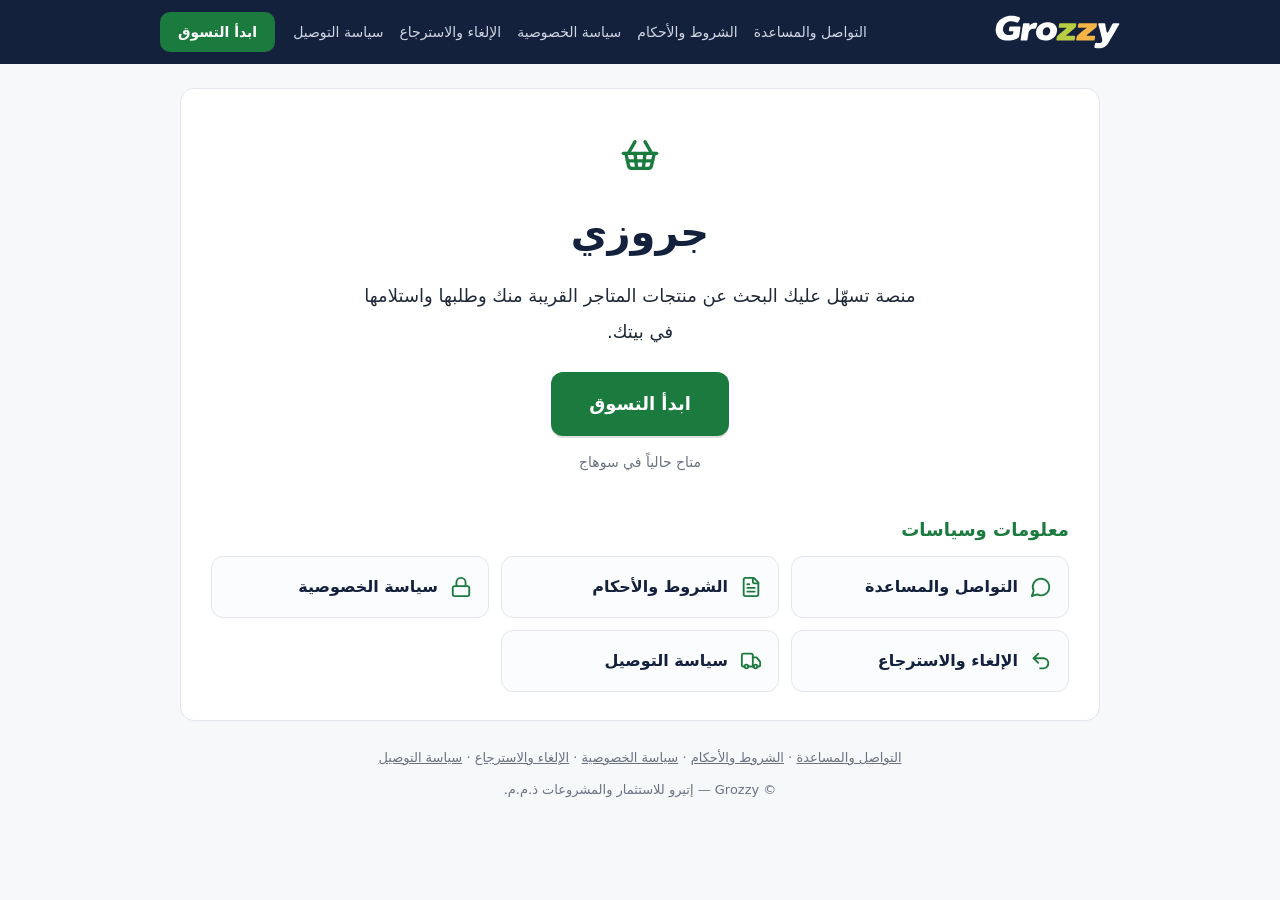
<file: index.html>
<!doctype html><html lang="ar" dir="rtl"><head><meta charset="utf-8"><meta name="viewport" content="width=device-width,initial-scale=1"><title>جروزي — Grozzy</title><meta name="description" content="Grozzy"><link rel="icon" href="/favicon.ico" sizes="any"><link rel="icon" type="image/svg+xml" href="/icons/icon.svg"><link rel="icon" type="image/png" sizes="32x32" href="/icons/favicon-32.png"><link rel="apple-touch-icon" href="/icons/icon-192.png"><meta name="theme-color" content="#14213D"><link rel="stylesheet" href="/style.css?v=2"></head><body><header><!-- SITE-v2 --><div class="in"><a class="brand" href="/"><img src="/logo-white.svg" alt="Grozzy" height="34"></a><nav><a href="/contact.html">التواصل والمساعدة</a><a href="/terms.html">الشروط والأحكام</a><a href="/privacy.html">سياسة الخصوصية</a><a href="/refund.html">الإلغاء والاسترجاع</a><a href="/delivery.html">سياسة التوصيل</a></nav><a class="btn sm" href="https://shop.grozzy.app">ابدأ التسوق</a></div></header><main><article><section class="hero"><svg class="ic" viewBox="0 0 24 24" width="40" height="40" fill="none" stroke="currentColor" stroke-width="2" stroke-linecap="round" stroke-linejoin="round" aria-hidden="true"><path d="m15 11-1 9"/><path d="m19 11-4-7"/><path d="M2 11h20"/><path d="m3.5 11 1.6 7.4a2 2 0 0 0 2 1.6h9.8a2 2 0 0 0 2-1.6l1.7-7.4"/><path d="M4.5 15.5h15"/><path d="m5 11 4-7"/><path d="m9 11 1 9"/></svg><h1>جروزي</h1><p class="lead">منصة تسهّل عليك البحث عن منتجات المتاجر القريبة منك وطلبها واستلامها في بيتك.</p><a class="btn" href="https://shop.grozzy.app">ابدأ التسوق</a><div class="note">متاح حالياً في سوهاج</div></section><h2>معلومات وسياسات</h2><div class="pgrid"><a class="pcard" href="/contact.html"><svg class="ic" viewBox="0 0 24 24" width="22" height="22" fill="none" stroke="currentColor" stroke-width="2" stroke-linecap="round" stroke-linejoin="round" aria-hidden="true"><path d="M7.9 20A9 9 0 1 0 4 16.1L2 22Z"/></svg><span>التواصل والمساعدة</span></a><a class="pcard" href="/terms.html"><svg class="ic" viewBox="0 0 24 24" width="22" height="22" fill="none" stroke="currentColor" stroke-width="2" stroke-linecap="round" stroke-linejoin="round" aria-hidden="true"><path d="M15 2H6a2 2 0 0 0-2 2v16a2 2 0 0 0 2 2h12a2 2 0 0 0 2-2V7Z"/><path d="M14 2v4a2 2 0 0 0 2 2h4"/><path d="M10 9H8"/><path d="M16 13H8"/><path d="M16 17H8"/></svg><span>الشروط والأحكام</span></a><a class="pcard" href="/privacy.html"><svg class="ic" viewBox="0 0 24 24" width="22" height="22" fill="none" stroke="currentColor" stroke-width="2" stroke-linecap="round" stroke-linejoin="round" aria-hidden="true"><rect x="3" y="11" width="18" height="11" rx="2" ry="2"/><path d="M7 11V7a5 5 0 0 1 10 0v4"/></svg><span>سياسة الخصوصية</span></a><a class="pcard" href="/refund.html"><svg class="ic" viewBox="0 0 24 24" width="22" height="22" fill="none" stroke="currentColor" stroke-width="2" stroke-linecap="round" stroke-linejoin="round" aria-hidden="true"><path d="M9 14 4 9l5-5"/><path d="M4 9h10.5a5.5 5.5 0 0 1 5.5 5.5a5.5 5.5 0 0 1-5.5 5.5H11"/></svg><span>الإلغاء والاسترجاع</span></a><a class="pcard" href="/delivery.html"><svg class="ic" viewBox="0 0 24 24" width="22" height="22" fill="none" stroke="currentColor" stroke-width="2" stroke-linecap="round" stroke-linejoin="round" aria-hidden="true"><path d="M14 18V6a2 2 0 0 0-2-2H4a2 2 0 0 0-2 2v11a1 1 0 0 0 1 1h2"/><path d="M15 18H9"/><path d="M19 18h2a1 1 0 0 0 1-1v-3.65a1 1 0 0 0-.22-.624l-3.48-4.35A1 1 0 0 0 17.52 8H14"/><circle cx="17" cy="18" r="2"/><circle cx="7" cy="18" r="2"/></svg><span>سياسة التوصيل</span></a></div></article></main><footer><div class="fl"><a href="/contact.html">التواصل والمساعدة</a> · <a href="/terms.html">الشروط والأحكام</a> · <a href="/privacy.html">سياسة الخصوصية</a> · <a href="/refund.html">الإلغاء والاسترجاع</a> · <a href="/delivery.html">سياسة التوصيل</a></div><div>© Grozzy — إتيرو للاستثمار والمشروعات ذ.م.م.</div></footer></body></html>
</file>
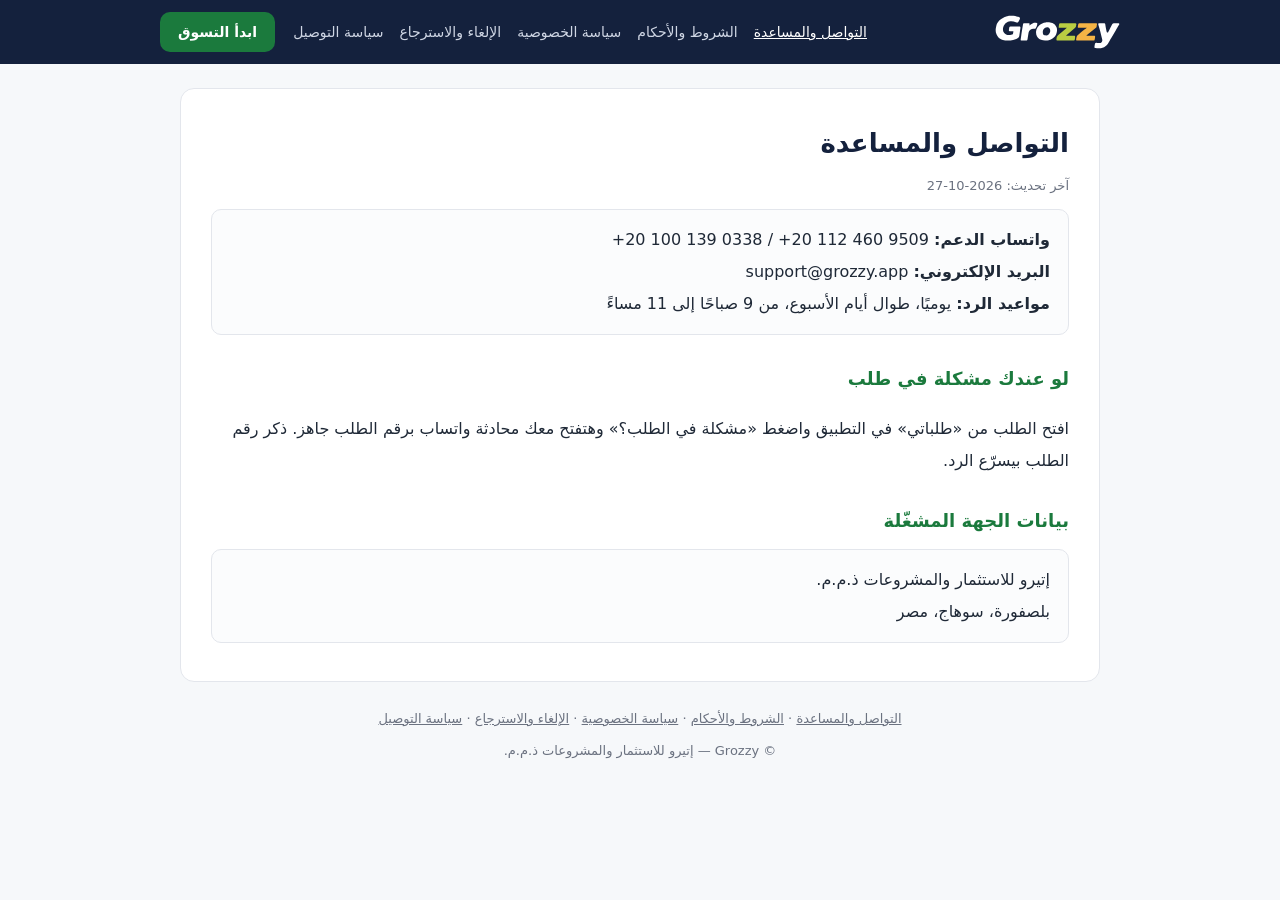
<file: contact.html>
<!doctype html><html lang="ar" dir="rtl"><head><meta charset="utf-8"><meta name="viewport" content="width=device-width,initial-scale=1"><title>التواصل والمساعدة — Grozzy</title><meta name="description" content="contact"><link rel="icon" href="/favicon.ico" sizes="any"><link rel="icon" type="image/svg+xml" href="/icons/icon.svg"><link rel="icon" type="image/png" sizes="32x32" href="/icons/favicon-32.png"><link rel="apple-touch-icon" href="/icons/icon-192.png"><meta name="theme-color" content="#14213D"><link rel="stylesheet" href="/style.css?v=2"></head><body><header><!-- SITE-v2 --><div class="in"><a class="brand" href="/"><img src="/logo-white.svg" alt="Grozzy" height="34"></a><nav><a href="/contact.html" class="on">التواصل والمساعدة</a><a href="/terms.html">الشروط والأحكام</a><a href="/privacy.html">سياسة الخصوصية</a><a href="/refund.html">الإلغاء والاسترجاع</a><a href="/delivery.html">سياسة التوصيل</a></nav><a class="btn sm" href="https://shop.grozzy.app">ابدأ التسوق</a></div></header><main><article><h1>التواصل والمساعدة</h1><div class="upd">آخر تحديث: 2026-10-27</div>
<div class="card"><b>واتساب الدعم:</b> <span dir="ltr">+20 100 139 0338 / +20 112 460 9509</span><br>
<b>البريد الإلكتروني:</b> <span dir="ltr">support@grozzy.app</span><br>
<b>مواعيد الرد:</b> يوميًا، طوال أيام الأسبوع، من 9 صباحًا إلى 11 مساءً</div>
<h2>لو عندك مشكلة في طلب</h2>
<p>افتح الطلب من «طلباتي» في التطبيق واضغط «مشكلة في الطلب؟» وهتفتح معك محادثة واتساب برقم الطلب جاهز. ذكر رقم الطلب بيسرّع الرد.</p>
<h2>بيانات الجهة المشغّلة</h2>
<div class="card">إتيرو للاستثمار والمشروعات ذ.م.م.<br>بلصفورة، سوهاج، مصر</div>
</article></main><footer><div class="fl"><a href="/contact.html">التواصل والمساعدة</a> · <a href="/terms.html">الشروط والأحكام</a> · <a href="/privacy.html">سياسة الخصوصية</a> · <a href="/refund.html">الإلغاء والاسترجاع</a> · <a href="/delivery.html">سياسة التوصيل</a></div><div>© Grozzy — إتيرو للاستثمار والمشروعات ذ.م.م.</div></footer></body></html>
</file>
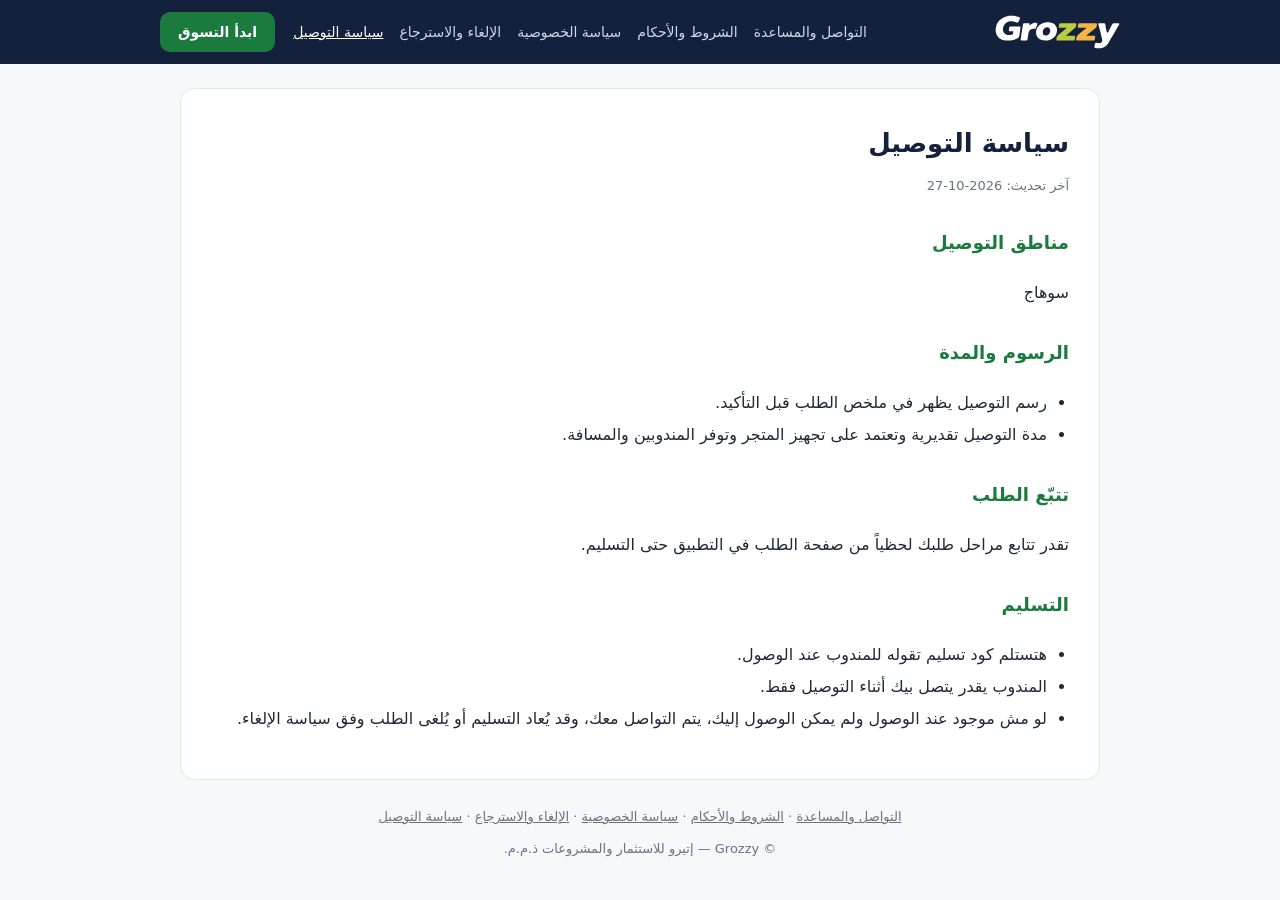
<file: delivery.html>
<!doctype html><html lang="ar" dir="rtl"><head><meta charset="utf-8"><meta name="viewport" content="width=device-width,initial-scale=1"><title>سياسة التوصيل — Grozzy</title><meta name="description" content="delivery"><link rel="icon" href="/favicon.ico" sizes="any"><link rel="icon" type="image/svg+xml" href="/icons/icon.svg"><link rel="icon" type="image/png" sizes="32x32" href="/icons/favicon-32.png"><link rel="apple-touch-icon" href="/icons/icon-192.png"><meta name="theme-color" content="#14213D"><link rel="stylesheet" href="/style.css?v=2"></head><body><header><!-- SITE-v2 --><div class="in"><a class="brand" href="/"><img src="/logo-white.svg" alt="Grozzy" height="34"></a><nav><a href="/contact.html">التواصل والمساعدة</a><a href="/terms.html">الشروط والأحكام</a><a href="/privacy.html">سياسة الخصوصية</a><a href="/refund.html">الإلغاء والاسترجاع</a><a href="/delivery.html" class="on">سياسة التوصيل</a></nav><a class="btn sm" href="https://shop.grozzy.app">ابدأ التسوق</a></div></header><main><article><h1>سياسة التوصيل</h1><div class="upd">آخر تحديث: 2026-10-27</div>
<h2>مناطق التوصيل</h2>
<p>سوهاج</p>
<h2>الرسوم والمدة</h2>
<ul><li>رسم التوصيل يظهر في ملخص الطلب قبل التأكيد.</li><li>مدة التوصيل تقديرية وتعتمد على تجهيز المتجر وتوفر المندوبين والمسافة.</li></ul>
<h2>تتبّع الطلب</h2>
<p>تقدر تتابع مراحل طلبك لحظياً من صفحة الطلب في التطبيق حتى التسليم.</p>
<h2>التسليم</h2>
<ul><li>هتستلم كود تسليم تقوله للمندوب عند الوصول.</li><li>المندوب يقدر يتصل بيك أثناء التوصيل فقط.</li><li>لو مش موجود عند الوصول ولم يمكن الوصول إليك، يتم التواصل معك، وقد يُعاد التسليم أو يُلغى الطلب وفق سياسة الإلغاء.</li></ul>
</article></main><footer><div class="fl"><a href="/contact.html">التواصل والمساعدة</a> · <a href="/terms.html">الشروط والأحكام</a> · <a href="/privacy.html">سياسة الخصوصية</a> · <a href="/refund.html">الإلغاء والاسترجاع</a> · <a href="/delivery.html">سياسة التوصيل</a></div><div>© Grozzy — إتيرو للاستثمار والمشروعات ذ.م.م.</div></footer></body></html>
</file>
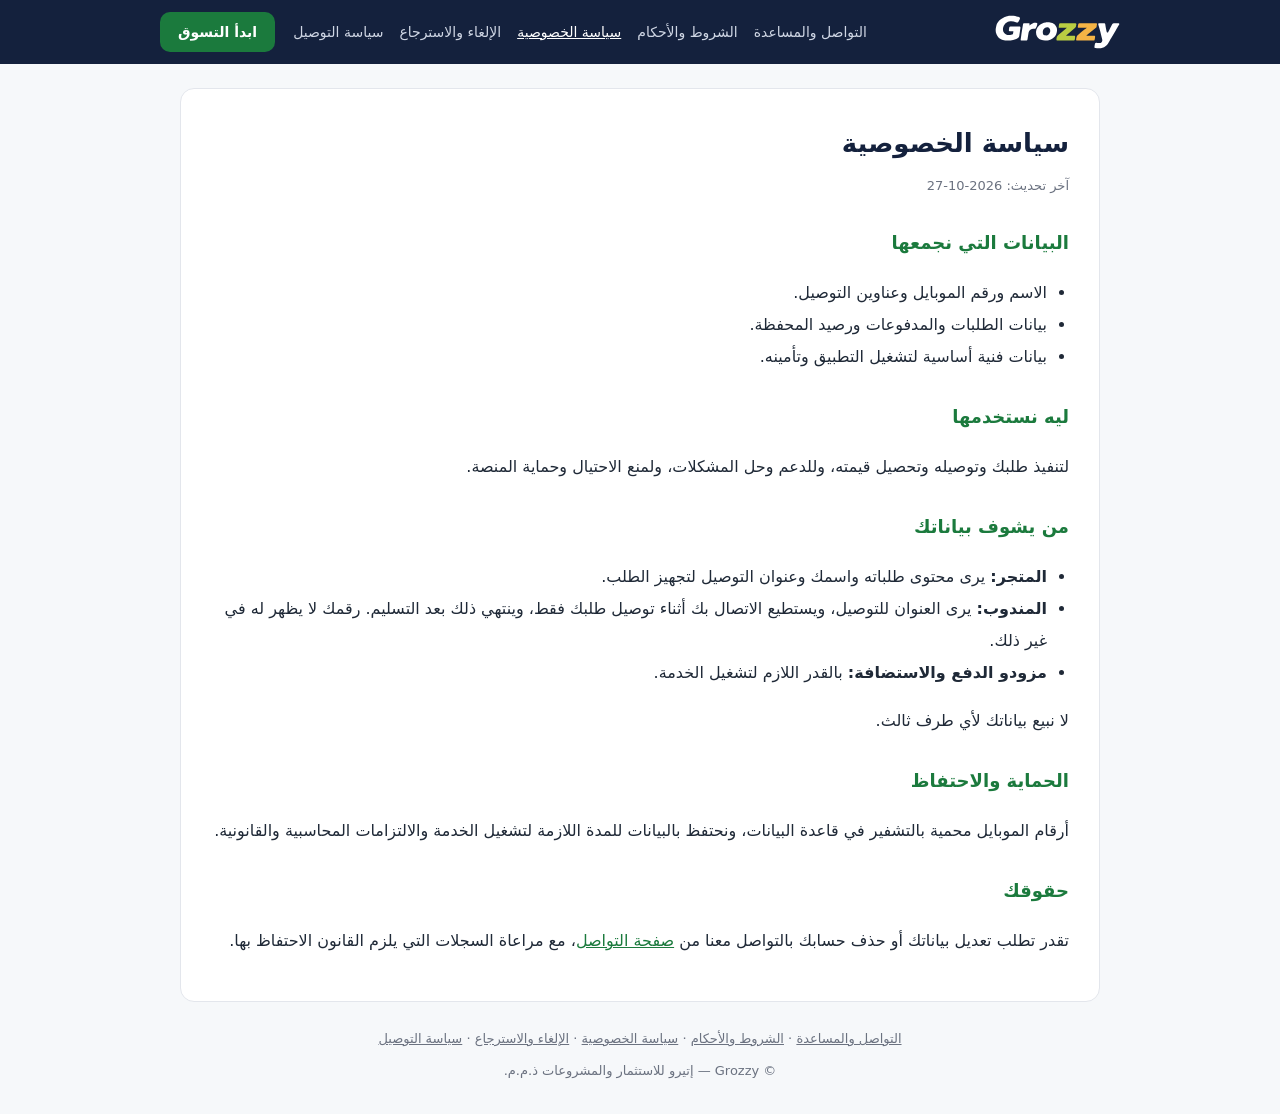
<file: privacy.html>
<!doctype html><html lang="ar" dir="rtl"><head><meta charset="utf-8"><meta name="viewport" content="width=device-width,initial-scale=1"><title>سياسة الخصوصية — Grozzy</title><meta name="description" content="privacy"><link rel="icon" href="/favicon.ico" sizes="any"><link rel="icon" type="image/svg+xml" href="/icons/icon.svg"><link rel="icon" type="image/png" sizes="32x32" href="/icons/favicon-32.png"><link rel="apple-touch-icon" href="/icons/icon-192.png"><meta name="theme-color" content="#14213D"><link rel="stylesheet" href="/style.css?v=2"></head><body><header><!-- SITE-v2 --><div class="in"><a class="brand" href="/"><img src="/logo-white.svg" alt="Grozzy" height="34"></a><nav><a href="/contact.html">التواصل والمساعدة</a><a href="/terms.html">الشروط والأحكام</a><a href="/privacy.html" class="on">سياسة الخصوصية</a><a href="/refund.html">الإلغاء والاسترجاع</a><a href="/delivery.html">سياسة التوصيل</a></nav><a class="btn sm" href="https://shop.grozzy.app">ابدأ التسوق</a></div></header><main><article><h1>سياسة الخصوصية</h1><div class="upd">آخر تحديث: 2026-10-27</div>
<h2>البيانات التي نجمعها</h2>
<ul><li>الاسم ورقم الموبايل وعناوين التوصيل.</li><li>بيانات الطلبات والمدفوعات ورصيد المحفظة.</li><li>بيانات فنية أساسية لتشغيل التطبيق وتأمينه.</li></ul>
<h2>ليه نستخدمها</h2>
<p>لتنفيذ طلبك وتوصيله وتحصيل قيمته، وللدعم وحل المشكلات، ولمنع الاحتيال وحماية المنصة.</p>
<h2>من يشوف بياناتك</h2>
<ul><li><b>المتجر:</b> يرى محتوى طلباته واسمك وعنوان التوصيل لتجهيز الطلب.</li><li><b>المندوب:</b> يرى العنوان للتوصيل، ويستطيع الاتصال بك أثناء توصيل طلبك فقط، وينتهي ذلك بعد التسليم. رقمك لا يظهر له في غير ذلك.</li><li><b>مزودو الدفع والاستضافة:</b> بالقدر اللازم لتشغيل الخدمة.</li></ul>
<p>لا نبيع بياناتك لأي طرف ثالث.</p>
<h2>الحماية والاحتفاظ</h2>
<p>أرقام الموبايل محمية بالتشفير في قاعدة البيانات، ونحتفظ بالبيانات للمدة اللازمة لتشغيل الخدمة والالتزامات المحاسبية والقانونية.</p>
<h2>حقوقك</h2>
<p>تقدر تطلب تعديل بياناتك أو حذف حسابك بالتواصل معنا من <a href="/contact.html">صفحة التواصل</a>، مع مراعاة السجلات التي يلزم القانون الاحتفاظ بها.</p>
</article></main><footer><div class="fl"><a href="/contact.html">التواصل والمساعدة</a> · <a href="/terms.html">الشروط والأحكام</a> · <a href="/privacy.html">سياسة الخصوصية</a> · <a href="/refund.html">الإلغاء والاسترجاع</a> · <a href="/delivery.html">سياسة التوصيل</a></div><div>© Grozzy — إتيرو للاستثمار والمشروعات ذ.م.م.</div></footer></body></html>
</file>
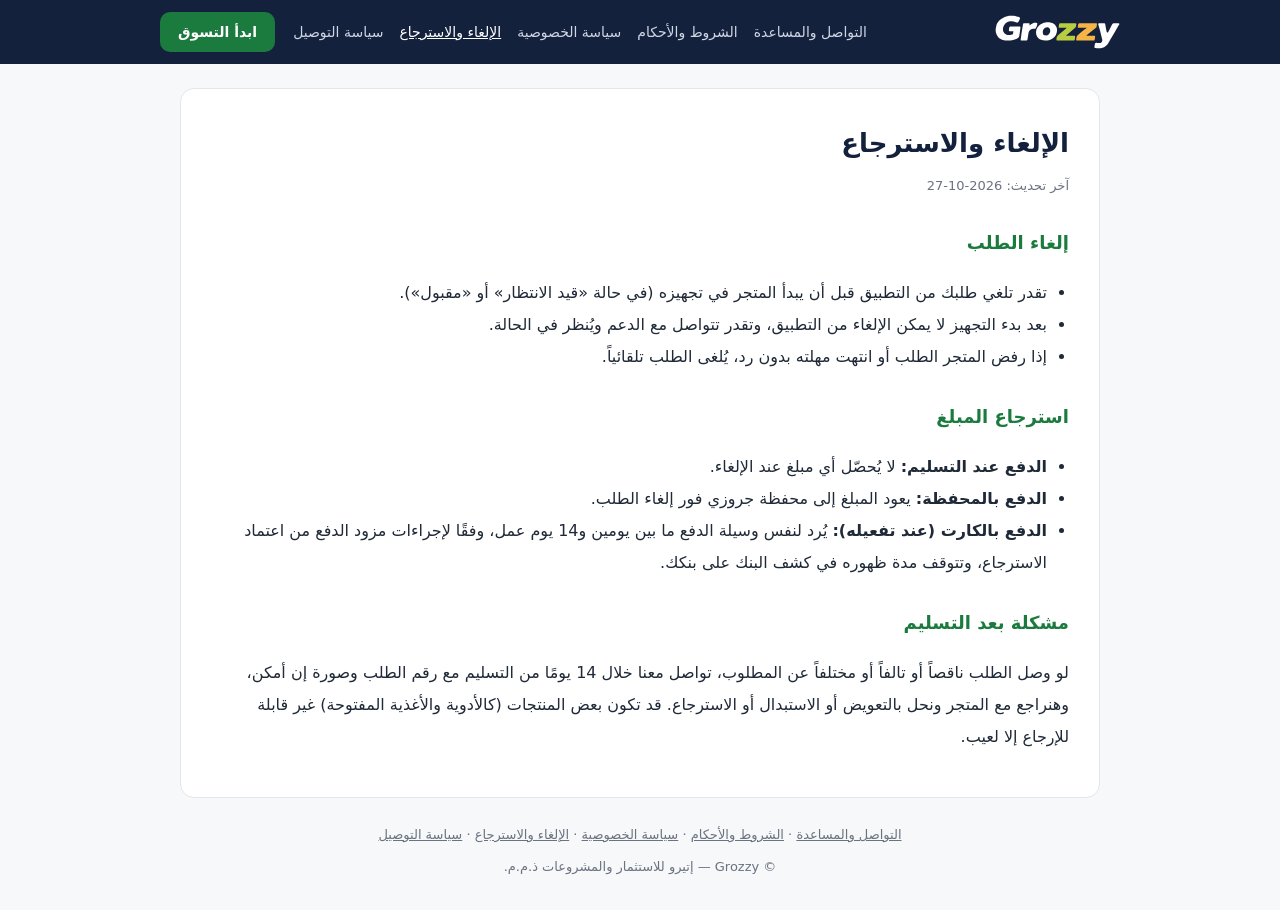
<file: refund.html>
<!doctype html><html lang="ar" dir="rtl"><head><meta charset="utf-8"><meta name="viewport" content="width=device-width,initial-scale=1"><title>الإلغاء والاسترجاع — Grozzy</title><meta name="description" content="refund"><link rel="icon" href="/favicon.ico" sizes="any"><link rel="icon" type="image/svg+xml" href="/icons/icon.svg"><link rel="icon" type="image/png" sizes="32x32" href="/icons/favicon-32.png"><link rel="apple-touch-icon" href="/icons/icon-192.png"><meta name="theme-color" content="#14213D"><link rel="stylesheet" href="/style.css?v=2"></head><body><header><!-- SITE-v2 --><div class="in"><a class="brand" href="/"><img src="/logo-white.svg" alt="Grozzy" height="34"></a><nav><a href="/contact.html">التواصل والمساعدة</a><a href="/terms.html">الشروط والأحكام</a><a href="/privacy.html">سياسة الخصوصية</a><a href="/refund.html" class="on">الإلغاء والاسترجاع</a><a href="/delivery.html">سياسة التوصيل</a></nav><a class="btn sm" href="https://shop.grozzy.app">ابدأ التسوق</a></div></header><main><article><h1>الإلغاء والاسترجاع</h1><div class="upd">آخر تحديث: 2026-10-27</div>
<h2>إلغاء الطلب</h2>
<ul><li>تقدر تلغي طلبك من التطبيق قبل أن يبدأ المتجر في تجهيزه (في حالة «قيد الانتظار» أو «مقبول»).</li><li>بعد بدء التجهيز لا يمكن الإلغاء من التطبيق، وتقدر تتواصل مع الدعم ويُنظر في الحالة.</li><li>إذا رفض المتجر الطلب أو انتهت مهلته بدون رد، يُلغى الطلب تلقائياً.</li></ul>
<h2>استرجاع المبلغ</h2>
<ul><li><b>الدفع عند التسليم:</b> لا يُحصّل أي مبلغ عند الإلغاء.</li><li><b>الدفع بالمحفظة:</b> يعود المبلغ إلى محفظة جروزي فور إلغاء الطلب.</li><li><b>الدفع بالكارت (عند تفعيله):</b> يُرد لنفس وسيلة الدفع ما بين يومين و14 يوم عمل، وفقًا لإجراءات مزود الدفع من اعتماد الاسترجاع، وتتوقف مدة ظهوره في كشف البنك على بنكك.</li></ul>
<h2>مشكلة بعد التسليم</h2>
<p>لو وصل الطلب ناقصاً أو تالفاً أو مختلفاً عن المطلوب، تواصل معنا خلال 14 يومًا من التسليم مع رقم الطلب وصورة إن أمكن، وهنراجع مع المتجر ونحل بالتعويض أو الاستبدال أو الاسترجاع. قد تكون بعض المنتجات (كالأدوية والأغذية المفتوحة) غير قابلة للإرجاع إلا لعيب.</p>
</article></main><footer><div class="fl"><a href="/contact.html">التواصل والمساعدة</a> · <a href="/terms.html">الشروط والأحكام</a> · <a href="/privacy.html">سياسة الخصوصية</a> · <a href="/refund.html">الإلغاء والاسترجاع</a> · <a href="/delivery.html">سياسة التوصيل</a></div><div>© Grozzy — إتيرو للاستثمار والمشروعات ذ.م.م.</div></footer></body></html>
</file>
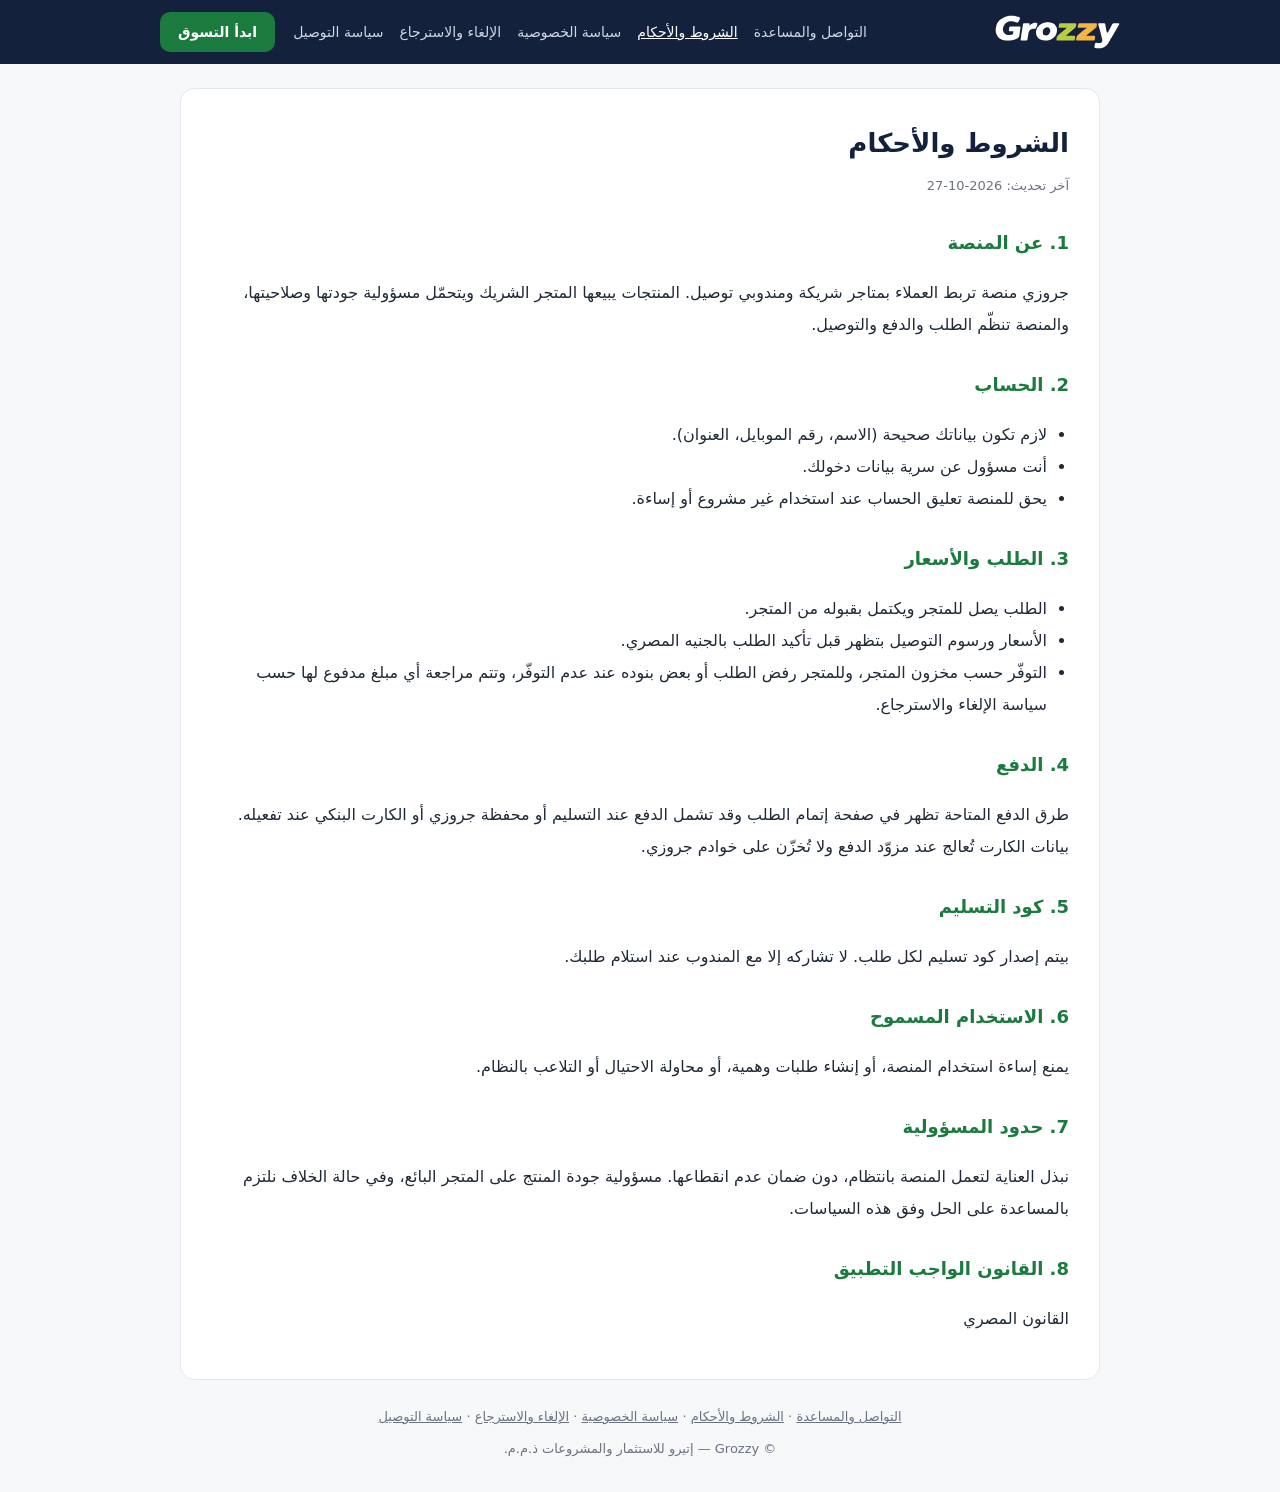
<file: terms.html>
<!doctype html><html lang="ar" dir="rtl"><head><meta charset="utf-8"><meta name="viewport" content="width=device-width,initial-scale=1"><title>الشروط والأحكام — Grozzy</title><meta name="description" content="terms"><link rel="icon" href="/favicon.ico" sizes="any"><link rel="icon" type="image/svg+xml" href="/icons/icon.svg"><link rel="icon" type="image/png" sizes="32x32" href="/icons/favicon-32.png"><link rel="apple-touch-icon" href="/icons/icon-192.png"><meta name="theme-color" content="#14213D"><link rel="stylesheet" href="/style.css?v=2"></head><body><header><!-- SITE-v2 --><div class="in"><a class="brand" href="/"><img src="/logo-white.svg" alt="Grozzy" height="34"></a><nav><a href="/contact.html">التواصل والمساعدة</a><a href="/terms.html" class="on">الشروط والأحكام</a><a href="/privacy.html">سياسة الخصوصية</a><a href="/refund.html">الإلغاء والاسترجاع</a><a href="/delivery.html">سياسة التوصيل</a></nav><a class="btn sm" href="https://shop.grozzy.app">ابدأ التسوق</a></div></header><main><article><h1>الشروط والأحكام</h1><div class="upd">آخر تحديث: 2026-10-27</div>
<h2>1. عن المنصة</h2>
<p>جروزي منصة تربط العملاء بمتاجر شريكة ومندوبي توصيل. المنتجات يبيعها المتجر الشريك ويتحمّل مسؤولية جودتها وصلاحيتها، والمنصة تنظّم الطلب والدفع والتوصيل.</p>
<h2>2. الحساب</h2>
<ul><li>لازم تكون بياناتك صحيحة (الاسم، رقم الموبايل، العنوان).</li><li>أنت مسؤول عن سرية بيانات دخولك.</li><li>يحق للمنصة تعليق الحساب عند استخدام غير مشروع أو إساءة.</li></ul>
<h2>3. الطلب والأسعار</h2>
<ul><li>الطلب يصل للمتجر ويكتمل بقبوله من المتجر.</li><li>الأسعار ورسوم التوصيل بتظهر قبل تأكيد الطلب بالجنيه المصري.</li><li>التوفّر حسب مخزون المتجر، وللمتجر رفض الطلب أو بعض بنوده عند عدم التوفّر، وتتم مراجعة أي مبلغ مدفوع لها حسب سياسة الإلغاء والاسترجاع.</li></ul>
<h2>4. الدفع</h2>
<p>طرق الدفع المتاحة تظهر في صفحة إتمام الطلب وقد تشمل الدفع عند التسليم أو محفظة جروزي أو الكارت البنكي عند تفعيله. بيانات الكارت تُعالج عند مزوّد الدفع ولا تُخزّن على خوادم جروزي.</p>
<h2>5. كود التسليم</h2>
<p>بيتم إصدار كود تسليم لكل طلب. لا تشاركه إلا مع المندوب عند استلام طلبك.</p>
<h2>6. الاستخدام المسموح</h2>
<p>يمنع إساءة استخدام المنصة، أو إنشاء طلبات وهمية، أو محاولة الاحتيال أو التلاعب بالنظام.</p>
<h2>7. حدود المسؤولية</h2>
<p>نبذل العناية لتعمل المنصة بانتظام، دون ضمان عدم انقطاعها. مسؤولية جودة المنتج على المتجر البائع، وفي حالة الخلاف نلتزم بالمساعدة على الحل وفق هذه السياسات.</p>
<h2>8. القانون الواجب التطبيق</h2>
<p>القانون المصري</p>
</article></main><footer><div class="fl"><a href="/contact.html">التواصل والمساعدة</a> · <a href="/terms.html">الشروط والأحكام</a> · <a href="/privacy.html">سياسة الخصوصية</a> · <a href="/refund.html">الإلغاء والاسترجاع</a> · <a href="/delivery.html">سياسة التوصيل</a></div><div>© Grozzy — إتيرو للاستثمار والمشروعات ذ.م.م.</div></footer></body></html>
</file>
<file: style.css>
:root{--g:#1B7A3D;--gd:#14612f;--n:#14213D;--bg:#F6F8FA;--t:#1F2937;--m:#6B7280;--b:#E3E6EC}
*{box-sizing:border-box}
body{margin:0;font-family:Tahoma,"Segoe UI",system-ui,sans-serif;background:var(--bg);color:var(--t);line-height:2}
a{color:var(--g)}
header{background:var(--n);color:#fff;padding:12px 20px}
header .in{max-width:960px;margin:0 auto;display:flex;flex-wrap:wrap;gap:8px 18px;align-items:center}
header .brand{display:flex;align-items:center;margin-inline-end:auto}
header .brand img{display:block;height:34px;width:auto}
header nav{display:flex;flex-wrap:wrap;gap:4px 16px}
header nav a{color:#cfd6e4;text-decoration:none;font-size:14px}
header nav a:hover,header nav a.on{color:#fff;text-decoration:underline}
.btn{display:inline-block;background:var(--g);color:#fff !important;text-decoration:none !important;font-weight:700;border-radius:12px;padding:14px 38px;font-size:18px;box-shadow:0 2px 0 rgba(0,0,0,.12)}
.btn:hover{background:var(--gd)}
.btn.sm{padding:6px 18px;font-size:14px;border-radius:10px;box-shadow:none}
main{max-width:960px;margin:24px auto;padding:0 20px}
article{background:#fff;border:1px solid var(--b);border-radius:14px;padding:28px 30px}
h1{margin:0 0 4px;color:var(--n);font-size:26px}
h2{color:var(--g);font-size:18px;margin:26px 0 8px}
.upd{color:var(--m);font-size:13px;margin-bottom:10px}
ul{padding-inline-start:22px}
.card{border:1px solid var(--b);border-radius:10px;padding:14px 18px;margin:10px 0;background:#FBFCFD}
.hero{text-align:center;padding:18px 0 10px;color:var(--g)}
.hero h1{font-size:40px;margin:6px 0}
.hero .lead{color:var(--t);font-size:18px;max-width:560px;margin:0 auto 22px}
.hero .note{color:var(--m);font-size:14px;margin-top:12px}
.pgrid{display:grid;grid-template-columns:repeat(auto-fill,minmax(210px,1fr));gap:12px}
.pcard{display:flex;align-items:center;gap:12px;border:1px solid var(--b);border-radius:12px;padding:14px 16px;background:#FBFCFD;color:var(--n);text-decoration:none;font-weight:600}
.pcard:hover{border-color:var(--g);color:var(--g)}
.ic{flex:none;color:var(--g)}
footer{max-width:960px;margin:0 auto 30px;padding:0 20px;color:var(--m);font-size:13px;text-align:center}
footer .fl{margin-bottom:6px}
footer a{color:var(--m)}
@media(max-width:560px){article{padding:18px}.hero h1{font-size:32px}header nav{order:3;width:100%}}
</file>
